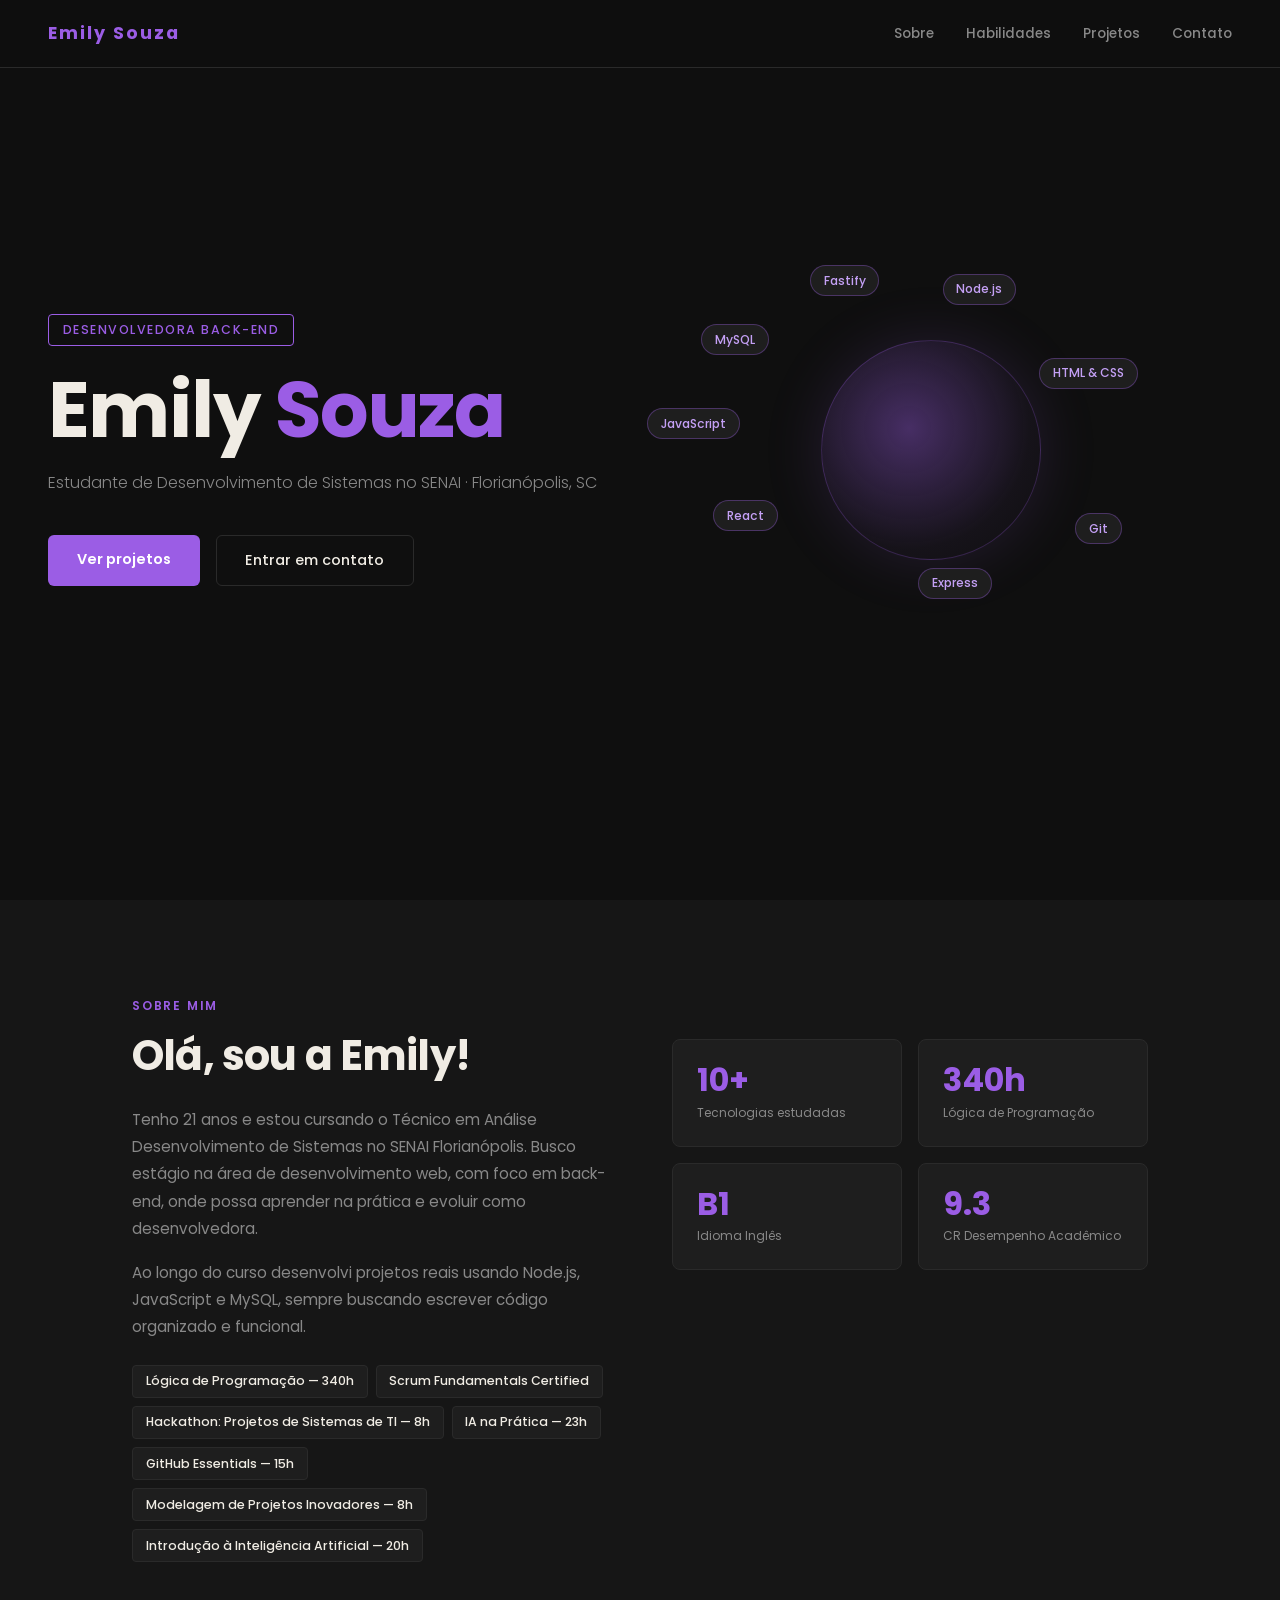
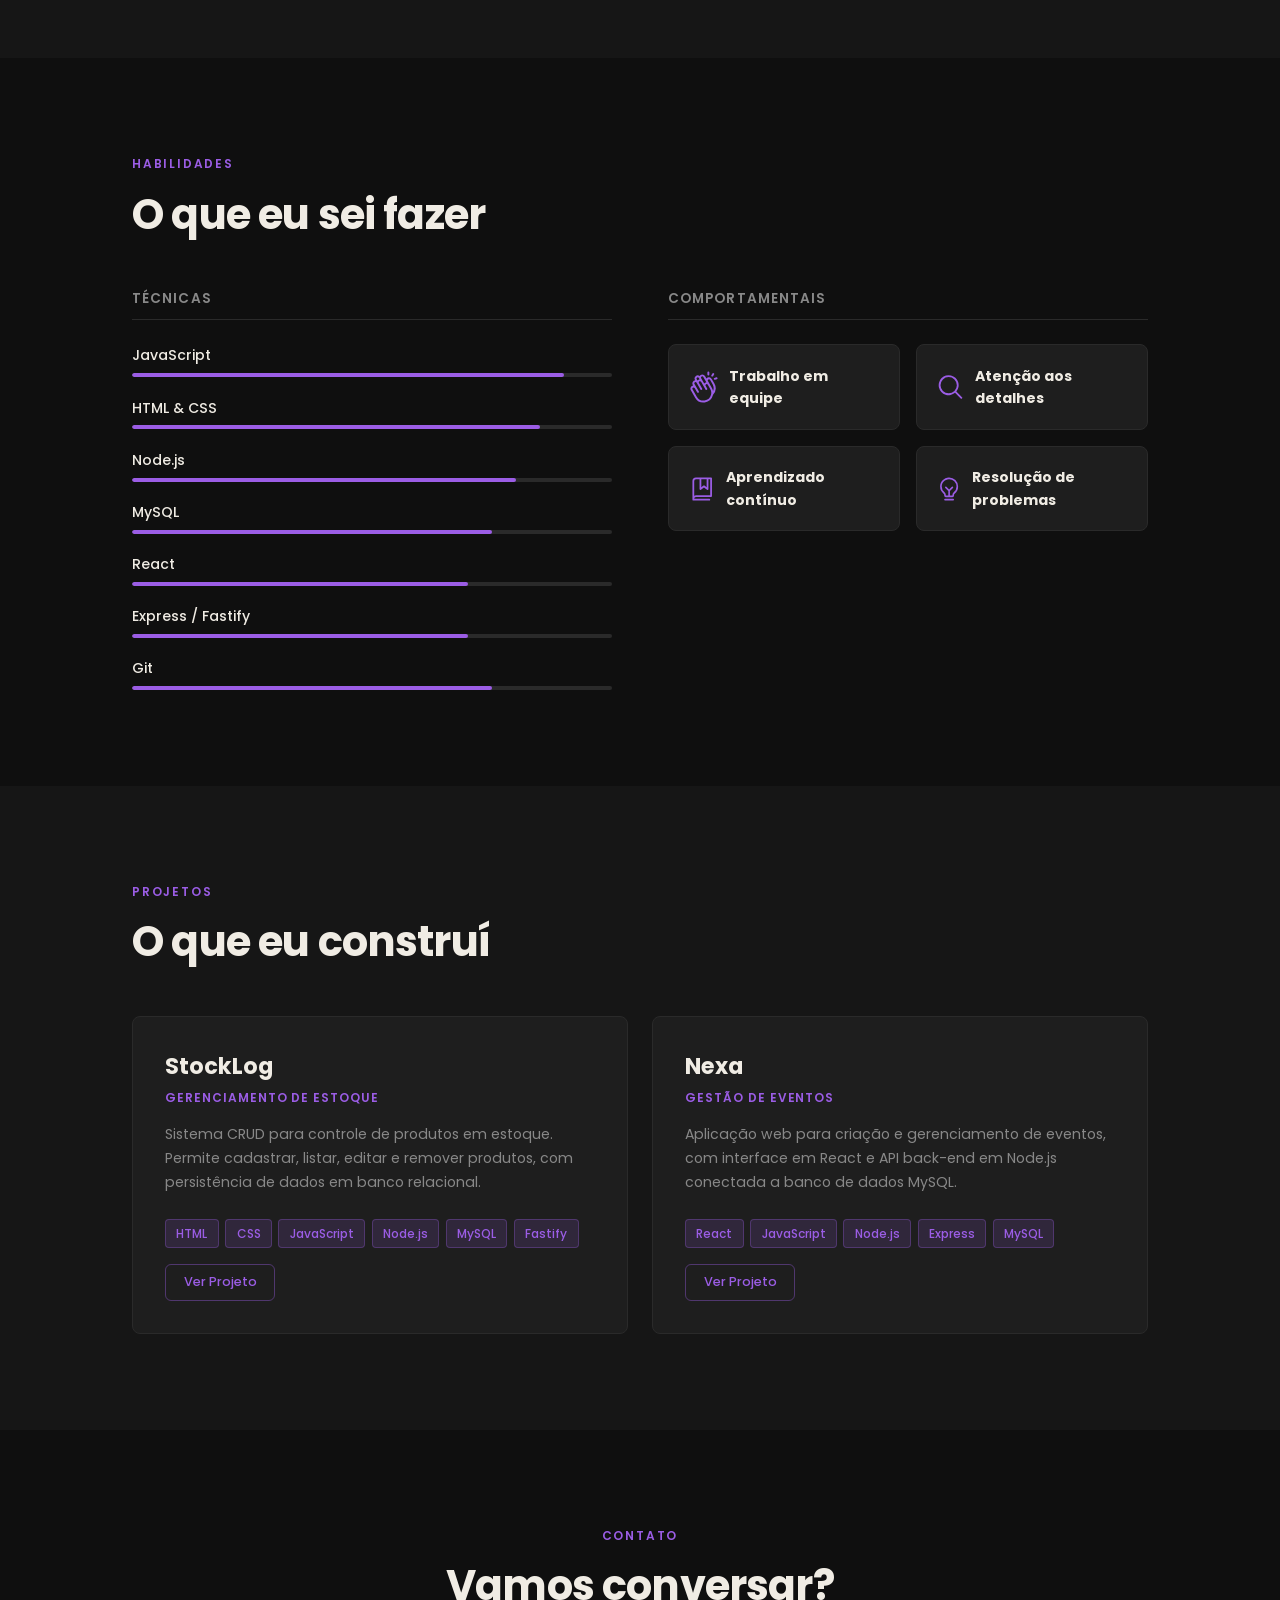
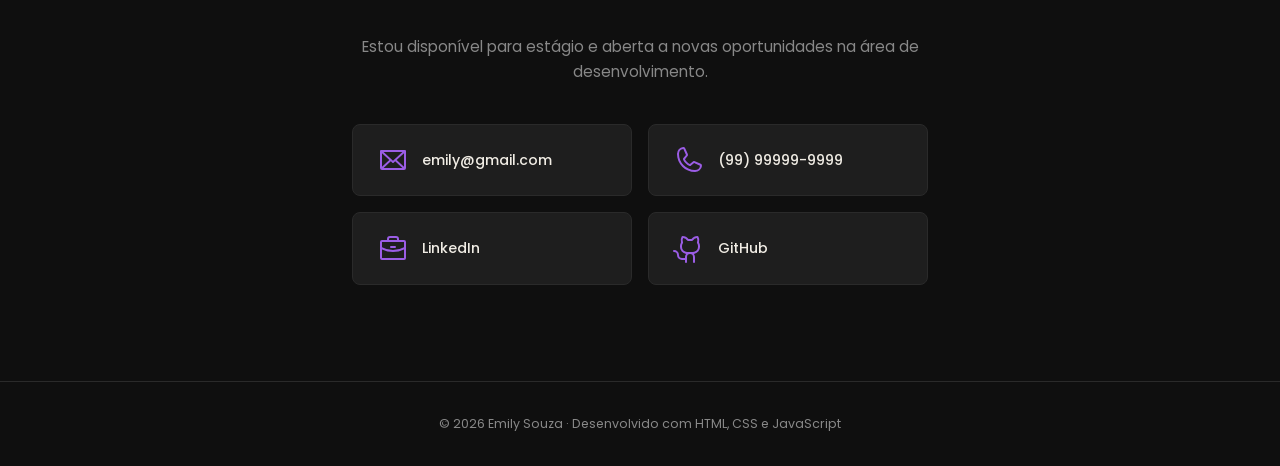
<file: projeto_final/index.html>
<!doctype html>
<html lang="pt-BR">
	<head>
		<meta charset="UTF-8" />
		<meta name="viewport" content="width=device-width, initial-scale=1.0" />
		<title>Portfólio Emily Souza</title>
		<link rel="stylesheet" href="style.css" />
		<link
			href="https://fonts.googleapis.com/css2?family=Poppins:wght@300;400;500;600;700&display=swap"
			rel="stylesheet"
		/>
	</head>
	<body>
		<nav class="nav">
			<a href="#inicio" class="nav-logo">Emily Souza</a>
			<ul class="nav-links">
				<li><a href="#sobre">Sobre</a></li>
				<li><a href="#habilidades">Habilidades</a></li>
				<li><a href="#projetos">Projetos</a></li>
				<li><a href="#contato">Contato</a></li>
			</ul>
		</nav>

		<section class="hero" id="inicio">
			<div class="hero-content">
				<p class="hero-tag">Desenvolvedora Back-End</p>
				<h1>Emily <span>Souza</span></h1>
				<p class="hero-sub">
					Estudante de Desenvolvimento de Sistemas no SENAI · Florianópolis, SC
				</p>
				<div class="hero-btns">
					<a href="#projetos" class="btn-primary">Ver projetos</a>
					<a href="#contato" class="btn-outline">Entrar em contato</a>
				</div>
			</div>

			<div class="hero-visual">
				<div class="orb"></div>
				<span class="tag tag-1">Node.js</span>
				<span class="tag tag-2">MySQL</span>
				<span class="tag tag-3">JavaScript</span>
				<span class="tag tag-4">React</span>
				<span class="tag tag-5">Express</span>
				<span class="tag tag-6">Git</span>
				<span class="tag tag-7">HTML &amp; CSS</span>
				<span class="tag tag-8">Fastify</span>
			</div>
		</section>

		<section class="sobre" id="sobre">
			<div class="container">
				<p class="section-label">Sobre mim</p>
				<div class="sobre-grid">
					<div class="sobre-text">
						<h2>Olá, sou a Emily!</h2>
						<p>
							Tenho 21 anos e estou cursando o Técnico em Análise
							Desenvolvimento de Sistemas no SENAI Florianópolis. Busco estágio
							na área de desenvolvimento web, com foco em back-end, onde possa
							aprender na prática e evoluir como desenvolvedora.
						</p>
						<p>
							Ao longo do curso desenvolvi projetos reais usando Node.js,
							JavaScript e MySQL, sempre buscando escrever código organizado e
							funcional.
						</p>
						<div class="sobre-pills">
							<span>Lógica de Programação — 340h</span>
							<span>Scrum Fundamentals Certified</span>
							<span>Hackathon: Projetos de Sistemas de TI — 8h</span>
							<span>IA na Prática — 23h</span>
							<span>GitHub Essentials — 15h</span>
							<span>Modelagem de Projetos Inovadores — 8h</span>
							<span>Introdução à Inteligência Artificial — 20h</span>
						</div>
					</div>
					<div class="sobre-stats">
						<div class="stat-card">
							<span class="stat-num">10+</span>
							<span class="stat-label">Tecnologias estudadas</span>
						</div>
						<div class="stat-card">
							<span class="stat-num">340h</span>
							<span class="stat-label">Lógica de Programação</span>
						</div>
						<div class="stat-card">
							<span class="stat-num">B1</span>
							<span class="stat-label">Idioma Inglês</span>
						</div>
						<div class="stat-card">
							<span class="stat-num">9.3</span>
							<span class="stat-label">CR Desempenho Acadêmico</span>
						</div>
					</div>
				</div>
			</div>
		</section>

		<section class="habilidades" id="habilidades">
			<div class="container">
				<p class="section-label">Habilidades</p>
				<h2>O que eu sei fazer</h2>
				<div class="skills-grid">
					<div class="skills-col">
						<h3>Técnicas</h3>
						<div class="skill-list">
							<div class="skill-item">
								<span>JavaScript</span>
								<div class="skill-bar">
									<div class="skill-fill" style="--w: 90%"></div>
								</div>
							</div>
							<div class="skill-item">
								<span>HTML & CSS</span>
								<div class="skill-bar">
									<div class="skill-fill" style="--w: 85%"></div>
								</div>
							</div>
							<div class="skill-item">
								<span>Node.js</span>
								<div class="skill-bar">
									<div class="skill-fill" style="--w: 80%"></div>
								</div>
							</div>
							<div class="skill-item">
								<span>MySQL</span>
								<div class="skill-bar">
									<div class="skill-fill" style="--w: 75%"></div>
								</div>
							</div>
							<div class="skill-item">
								<span>React</span>
								<div class="skill-bar">
									<div class="skill-fill" style="--w: 70%"></div>
								</div>
							</div>
							<div class="skill-item">
								<span>Express / Fastify</span>
								<div class="skill-bar">
									<div class="skill-fill" style="--w: 70%"></div>
								</div>
							</div>
							<div class="skill-item">
								<span>Git</span>
								<div class="skill-bar">
									<div class="skill-fill" style="--w: 75%"></div>
								</div>
							</div>
						</div>
					</div>
					<div class="skills-col">
						<h3>Comportamentais</h3>
						<div class="soft-grid">
							<div class="soft-card">
								<svg
									xmlns="http://www.w3.org/2000/svg"
									width="32"
									height="32"
									fill="#9b5de5"
									viewBox="0 0 256 256"
								>
									<path
										d="M160.22,24V8a8,8,0,0,1,16,0V24a8,8,0,0,1-16,0ZM196.1,41a7.91,7.91,0,0,0,4.17,1.17,8,8,0,0,0,6.84-3.83l8-13.11a8,8,0,0,0-13.68-8.33l-8,13.1A8,8,0,0,0,196.1,41Zm47.51,12.59a8,8,0,0,0-10.08-5.16l-15.06,4.85a8,8,0,0,0,2.46,15.62,8.15,8.15,0,0,0,2.46-.39l15.05-4.85A8,8,0,0,0,243.61,53.55ZM217,97.58a80.22,80.22,0,0,1-10.22,94c-.34,1.73-.72,3.46-1.19,5.18A80.17,80.17,0,0,1,58.77,216L23.5,155a26,26,0,0,1,19.24-38.79l-3-5.2a26,26,0,0,1,19.2-38.78L58.24,71A26,26,0,0,1,95.47,36.53,26.06,26.06,0,0,1,140.3,37l12.26,21.2A26.07,26.07,0,0,1,195.81,61ZM109.07,55l0,0h0l25,43.17a26,26,0,0,1,17.33-10L126.42,45a10,10,0,1,0-17.35,10ZM72.12,63l6.46,11.17a26.05,26.05,0,0,1,17.32-10L89.45,53A10,10,0,1,0,72.12,63Zm111.54,81-20.22-35a10,10,0,0,0-17.74,9.25L158.3,140a8,8,0,0,1-13.87,8l-36.5-63A10,10,0,1,0,90.58,95l26.05,45a8,8,0,0,1-13.87,8L71,93h0l0,0a10,10,0,0,0-17.33,10l35.22,61A8,8,0,0,1,75,172L54.72,137a10,10,0,0,0-17.34,10l35.27,61a64.12,64.12,0,0,0,117.42-15.44A63.52,63.52,0,0,0,183.66,144Zm19.41-38.42L181.93,69A10,10,0,0,0,164.55,79l33,57.05A80.2,80.2,0,0,1,207,161.51,64.23,64.23,0,0,0,203.07,105.58Z"
									></path>
								</svg>
								<strong>Trabalho em equipe</strong>
							</div>
							<div class="soft-card">
								<svg
									xmlns="http://www.w3.org/2000/svg"
									width="32"
									height="32"
									fill="#9b5de5"
									viewBox="0 0 256 256"
								>
									<path
										d="M229.66,218.34l-50.07-50.06a88.11,88.11,0,1,0-11.31,11.31l50.06,50.07a8,8,0,0,0,11.32-11.32ZM40,112a72,72,0,1,1,72,72A72.08,72.08,0,0,1,40,112Z"
									></path>
								</svg>
								<strong>Atenção aos detalhes</strong>
							</div>
							<div class="soft-card">
								<svg
									xmlns="http://www.w3.org/2000/svg"
									width="32"
									height="32"
									fill="#9b5de5"
									viewBox="0 0 256 256"
								>
									<path
										d="M208,24H72A32,32,0,0,0,40,56V224a8,8,0,0,0,8,8H192a8,8,0,0,0,0-16H56a16,16,0,0,1,16-16H208a8,8,0,0,0,8-8V32A8,8,0,0,0,208,24ZM120,40h48v72L148.79,97.6a8,8,0,0,0-9.6,0L120,112Zm80,144H72a31.82,31.82,0,0,0-16,4.29V56A16,16,0,0,1,72,40h32v88a8,8,0,0,0,12.8,6.4L144,114l27.21,20.4A8,8,0,0,0,176,136a8,8,0,0,0,8-8V40h16Z"
									></path>
								</svg>
								<strong>Aprendizado contínuo</strong>
							</div>
							<div class="soft-card">
								<svg
									xmlns="http://www.w3.org/2000/svg"
									width="32"
									height="32"
									fill="#9b5de5"
									viewBox="0 0 256 256"
								>
									<path
										d="M176,232a8,8,0,0,1-8,8H88a8,8,0,0,1,0-16h80A8,8,0,0,1,176,232Zm40-128a87.55,87.55,0,0,1-33.64,69.21A16.24,16.24,0,0,0,176,186v6a16,16,0,0,1-16,16H96a16,16,0,0,1-16-16v-6a16,16,0,0,0-6.23-12.66A87.59,87.59,0,0,1,40,104.5C39.74,56.83,78.26,17.15,125.88,16A88,88,0,0,1,216,104Zm-16,0a72,72,0,0,0-73.74-72c-39,.92-70.47,33.39-70.26,72.39a71.64,71.64,0,0,0,27.64,56.3h0A32,32,0,0,1,96,186v6h24V147.31L90.34,117.66a8,8,0,0,1,11.32-11.32L128,132.69l26.34-26.35a8,8,0,0,1,11.32,11.32L136,147.31V192h24v-6a32.12,32.12,0,0,1,12.47-25.35A71.65,71.65,0,0,0,200,104Z"
									></path>
								</svg>
								<strong>Resolução de problemas</strong>
							</div>
						</div>
					</div>
				</div>
			</div>
		</section>

		<section class="projetos" id="projetos">
			<div class="container">
				<p class="section-label">Projetos</p>
				<h2>O que eu construí</h2>
				<div class="projetos-grid">
					<div class="projeto-card">
						<h3>StockLog</h3>
						<p class="projeto-tipo">Gerenciamento de Estoque</p>
						<p class="projeto-desc">
							Sistema CRUD para controle de produtos em estoque. Permite
							cadastrar, listar, editar e remover produtos, com persistência de
							dados em banco relacional.
						</p>
						<div class="projeto-techs">
							<span>HTML</span><span>CSS</span><span>JavaScript</span
							><span>Node.js</span><span>MySQL</span><span>Fastify</span>
						</div>
						<div>
							<a href="https://github.com/EmilySouza22/StockLog" target="_blank"
								>Ver Projeto</a
							>
						</div>
					</div>

					<div class="projeto-card" href="">
						<h3>Nexa</h3>
						<p class="projeto-tipo">Gestão de Eventos</p>
						<p class="projeto-desc">
							Aplicação web para criação e gerenciamento de eventos, com
							interface em React e API back-end em Node.js conectada a banco de
							dados MySQL.
						</p>
						<div class="projeto-techs">
							<span>React</span><span>JavaScript</span><span>Node.js</span
							><span>Express</span><span>MySQL</span>
						</div>
						<div>
							<a href="https://github.com/EmilySouza22/Nexa" target="_blank"
								>Ver Projeto</a
							>
						</div>
					</div>
				</div>
			</div>
		</section>

		<section class="contato" id="contato">
			<div class="container">
				<p class="section-label">Contato</p>
				<h2>Vamos conversar?</h2>
				<p class="contato-sub">
					Estou disponível para estágio e aberta a novas oportunidades na área
					de desenvolvimento.
				</p>
				<div class="contato-links">
					<a href="mailto:emily@gmail.com" class="contato-card"
						><svg
							xmlns="http://www.w3.org/2000/svg"
							width="32"
							height="32"
							fill="#9b5de5"
							viewBox="0 0 256 256"
						>
							<path
								d="M224,48H32a8,8,0,0,0-8,8V192a16,16,0,0,0,16,16H216a16,16,0,0,0,16-16V56A8,8,0,0,0,224,48Zm-96,85.15L52.57,64H203.43ZM98.71,128,40,181.81V74.19Zm11.84,10.85,12,11.05a8,8,0,0,0,10.82,0l12-11.05,58,53.15H52.57ZM157.29,128,216,74.18V181.82Z"
							></path>
						</svg>
						emily@gmail.com</a
					>
					<a href="tel:+5599999999" class="contato-card"
						><svg
							xmlns="http://www.w3.org/2000/svg"
							width="32"
							height="32"
							fill="#9b5de5"
							viewBox="0 0 256 256"
						>
							<path
								d="M222.37,158.46l-47.11-21.11-.13-.06a16,16,0,0,0-15.17,1.4,8.12,8.12,0,0,0-.75.56L134.87,160c-15.42-7.49-31.34-23.29-38.83-38.51l20.78-24.71c.2-.25.39-.5.57-.77a16,16,0,0,0,1.32-15.06l0-.12L97.54,33.64a16,16,0,0,0-16.62-9.52A56.26,56.26,0,0,0,32,80c0,79.4,64.6,144,144,144a56.26,56.26,0,0,0,55.88-48.92A16,16,0,0,0,222.37,158.46ZM176,208A128.14,128.14,0,0,1,48,80,40.2,40.2,0,0,1,82.87,40a.61.61,0,0,0,0,.12l21,47L83.2,111.86a6.13,6.13,0,0,0-.57.77,16,16,0,0,0-1,15.7c9.06,18.53,27.73,37.06,46.46,46.11a16,16,0,0,0,15.75-1.14,8.44,8.44,0,0,0,.74-.56L168.89,152l47,21.05h0s.08,0,.11,0A40.21,40.21,0,0,1,176,208Z"
							></path>
						</svg>
						(99) 99999-9999</a
					>
					<a
						href="https://www.linkedin.com/in/emilydesouza22/"
						target="_blank"
						class="contato-card"
						><svg
							xmlns="http://www.w3.org/2000/svg"
							width="32"
							height="32"
							fill="#9b5de5"
							viewBox="0 0 256 256"
						>
							<path
								d="M216,56H176V48a24,24,0,0,0-24-24H104A24,24,0,0,0,80,48v8H40A16,16,0,0,0,24,72V200a16,16,0,0,0,16,16H216a16,16,0,0,0,16-16V72A16,16,0,0,0,216,56ZM96,48a8,8,0,0,1,8-8h48a8,8,0,0,1,8,8v8H96ZM216,72v41.61A184,184,0,0,1,128,136a184.07,184.07,0,0,1-88-22.38V72Zm0,128H40V131.64A200.19,200.19,0,0,0,128,152a200.25,200.25,0,0,0,88-20.37V200ZM104,112a8,8,0,0,1,8-8h32a8,8,0,0,1,0,16H112A8,8,0,0,1,104,112Z"
							></path>
						</svg>
						LinkedIn</a
					>
					<a
						href="https://github.com/EmilySouza22"
						target="_blank"
						class="contato-card"
						><svg
							xmlns="http://www.w3.org/2000/svg"
							width="32"
							height="32"
							fill="#9b5de5"
							viewBox="0 0 256 256"
						>
							<path
								d="M208.31,75.68A59.78,59.78,0,0,0,202.93,28,8,8,0,0,0,196,24a59.75,59.75,0,0,0-48,24H124A59.75,59.75,0,0,0,76,24a8,8,0,0,0-6.93,4,59.78,59.78,0,0,0-5.38,47.68A58.14,58.14,0,0,0,56,104v8a56.06,56.06,0,0,0,48.44,55.47A39.8,39.8,0,0,0,96,192v8H72a24,24,0,0,1-24-24A40,40,0,0,0,8,136a8,8,0,0,0,0,16,24,24,0,0,1,24,24,40,40,0,0,0,40,40H96v16a8,8,0,0,0,16,0V192a24,24,0,0,1,48,0v40a8,8,0,0,0,16,0V192a39.8,39.8,0,0,0-8.44-24.53A56.06,56.06,0,0,0,216,112v-8A58.14,58.14,0,0,0,208.31,75.68ZM200,112a40,40,0,0,1-40,40H112a40,40,0,0,1-40-40v-8a41.74,41.74,0,0,1,6.9-22.48A8,8,0,0,0,80,73.83a43.81,43.81,0,0,1,.79-33.58,43.88,43.88,0,0,1,32.32,20.06A8,8,0,0,0,119.82,64h32.35a8,8,0,0,0,6.74-3.69,43.87,43.87,0,0,1,32.32-20.06A43.81,43.81,0,0,1,192,73.83a8.09,8.09,0,0,0,1,7.65A41.72,41.72,0,0,1,200,104Z"
							></path>
						</svg>
						GitHub</a
					>
				</div>
			</div>
		</section>

		<footer class="footer">
			<p>© 2026 Emily Souza · Desenvolvido com HTML, CSS e JavaScript</p>
		</footer>

		<script src="script.js"></script>
	</body>
</html>
</file>
<file: projeto_final/style.css>
*, *::before, *::after {
  box-sizing: border-box;
  margin: 0;
  padding: 0;
}

:root {
  --bg: #0f0f0f;
  --bg2: #161616;
  --bg3: #1e1e1e;
  --accent: #9b5de5;
  --accent-light: rgba(155, 93, 229, 0.15);
  --text: #f0ece4;
  --muted: #888;
  --border: #2a2a2a;
}

html {
  scroll-behavior: smooth;
}

body {
  background: var(--bg);
  color: var(--text);
  font-family: 'Poppins', sans-serif;
  font-size: 16px;
  line-height: 1.6;
  overflow-x: hidden;
}

.container {
  max-width: 1080px;
  margin: 0 auto;
  padding: 0 2rem;
}

/* nav */

.nav {
  position: fixed;
  top: 0; left: 0; right: 0;
  z-index: 100;
  display: flex;
  align-items: center;
  justify-content: space-between;
  padding: 1.2rem 3rem;
  background: rgba(15, 15, 15, 0.9);
  backdrop-filter: blur(10px);
  border-bottom: 1px solid var(--border);
}

.nav-logo {
  font-weight: 700;
  font-size: 1.1rem;
  color: var(--accent);
  letter-spacing: 2px;
  text-decoration: none;
}

.nav-links {
  list-style: none;
  display: flex;
  gap: 2rem;
}

.nav-links a {
  text-decoration: none;
  color: var(--muted);
  font-size: 0.85rem;
  font-weight: 500;
  transition: color 0.2s;
}

.nav-links a:hover {
  color: var(--accent);
}

/* hero */

.hero {
  min-height: 100vh;
  display: flex;
  align-items: center;
  padding: 0 3rem;
  gap: 2rem;
}

.hero-content {
  flex: 0 0 auto;
  max-width: 560px;
}

.hero-tag {
  display: inline-block;
  font-size: 0.78rem;
  font-weight: 500;
  letter-spacing: 0.12em;
  text-transform: uppercase;
  color: var(--accent);
  border: 1px solid var(--accent);
  padding: 0.3rem 0.85rem;
  border-radius: 4px;
  margin-bottom: 1.5rem;
}

.hero-content h1 {
  font-size: clamp(3rem, 6vw, 5.5rem);
  font-weight: 700;
  line-height: 1.05;
  letter-spacing: -0.02em;
}

.hero-content h1 span {
  color: var(--accent);
}

.hero-sub {
  color: var(--muted);
  font-size: 1rem;
  margin-top: 1.2rem;
  font-weight: 300;
}

.hero-btns {
  display: flex;
  gap: 1rem;
  margin-top: 2.5rem;
}

.btn-primary {
  background: var(--accent);
  color: #fff;
  padding: 0.8rem 1.8rem;
  text-decoration: none;
  font-weight: 600;
  font-size: 0.9rem;
  border-radius: 6px;
  transition: opacity 0.2s;
}

.btn-primary:hover {
  opacity: 0.85;
}

.btn-outline {
  border: 1px solid var(--border);
  color: var(--text);
  padding: 0.8rem 1.8rem;
  text-decoration: none;
  font-size: 0.9rem;
  font-weight: 500;
  border-radius: 6px;
  transition: border-color 0.2s, color 0.2s;
}

.btn-outline:hover {
  border-color: var(--accent);
  color: var(--accent);
}

/* hero visual - lado direito */

.hero-visual {
  flex: 1;
  position: relative;
  height: 420px;
  display: flex;
  align-items: center;
  justify-content: center;
}

.orb {
  width: 220px;
  height: 220px;
  border-radius: 50%;
  background: radial-gradient(circle at 40% 40%, rgba(155, 93, 229, 0.4), rgba(155, 93, 229, 0.05) 65%, transparent);
  border: 1px solid rgba(155, 93, 229, 0.25);
  box-shadow: 0 0 60px rgba(155, 93, 229, 0.15);
  animation: pulse 4s ease-in-out infinite;
  flex-shrink: 0;
}

@keyframes pulse {
  0%, 100% { transform: scale(1); }
  50% { transform: scale(1.05); }
}

.tag {
  position: absolute;
  background: #1e1e1e;
  border: 1px solid rgba(155, 93, 229, 0.35);
  color: #c4a0f5;
  padding: 0.3rem 0.8rem;
  border-radius: 20px;
  font-size: 0.76rem;
  font-weight: 500;
  white-space: nowrap;
  animation: floatTag ease-in-out infinite;
}

@keyframes floatTag {
  0%, 100% { transform: translateY(0); }
  50%       { transform: translateY(-10px); }
}

.tag-1 { top: 8%;  left: 52%; animation-duration: 5.8s; animation-delay: 0s; }
.tag-2 { top: 20%; left: 12%; animation-duration: 6.5s; animation-delay: -1.2s; }
.tag-3 { top: 40%; left: 3%;  animation-duration: 5.2s; animation-delay: -2.1s; }
.tag-4 { top: 62%; left: 14%; animation-duration: 6.8s; animation-delay: -0.7s; }
.tag-5 { top: 78%; left: 48%; animation-duration: 6s;   animation-delay: -3s; }
.tag-6 { top: 65%; left: 74%; animation-duration: 5.5s; animation-delay: -1.8s; }
.tag-7 { top: 28%; left: 68%; animation-duration: 7s;   animation-delay: -2.6s; }
.tag-8 { top: 6%;  left: 30%; animation-duration: 6.2s; animation-delay: -0.4s; }

/* sections */

section {
  padding: 6rem 0;
}

.section-label {
  font-size: 0.75rem;
  font-weight: 600;
  letter-spacing: 0.15em;
  text-transform: uppercase;
  color: var(--accent);
  margin-bottom: 0.5rem;
}

section h2 {
  font-size: clamp(1.8rem, 3.5vw, 2.6rem);
  font-weight: 700;
  letter-spacing: -0.02em;
  margin-bottom: 2.5rem;
}

/* sobre */

.sobre {
  background: var(--bg2);
}

.sobre-grid {
  display: grid;
  grid-template-columns: 1fr 1fr;
  gap: 4rem;
  align-items: start;
}

.sobre-text h2 {
  margin-bottom: 1rem;
}

.sobre-text p {
  color: var(--muted);
  font-size: 0.95rem;
  line-height: 1.8;
  margin-bottom: 1rem;
}

.sobre-pills {
  display: flex;
  flex-wrap: wrap;
  gap: 0.5rem;
  margin-top: 1.5rem;
}

.sobre-pills span {
  background: var(--bg3);
  border: 1px solid var(--border);
  color: var(--text);
  padding: 0.35rem 0.8rem;
  border-radius: 4px;
  font-size: 0.78rem;
  font-weight: 500;
}

.sobre-stats {
  display: grid;
  grid-template-columns: 1fr 1fr;
  gap: 1rem;
  margin-top: 1rem;
}

.stat-card {
  background: var(--bg3);
  border: 1px solid var(--border);
  border-radius: 8px;
  padding: 1.5rem;
  display: flex;
  flex-direction: column;
  transition: border-color 0.2s;
}

.stat-card:hover {
  border-color: var(--accent);
}

.stat-num {
  font-size: 2rem;
  font-weight: 700;
  color: var(--accent);
  line-height: 1;
}

.stat-label {
  font-size: 0.75rem;
  color: var(--muted);
  margin-top: 0.4rem;
}

/* habilidades */

.habilidades {
  background: var(--bg);
}

.skills-grid {
  display: grid;
  grid-template-columns: 1fr 1fr;
  gap: 3.5rem;
}

.skills-col h3 {
  font-size: 0.85rem;
  font-weight: 600;
  letter-spacing: 0.08em;
  text-transform: uppercase;
  color: var(--muted);
  margin-bottom: 1.5rem;
  padding-bottom: 0.6rem;
  border-bottom: 1px solid var(--border);
}

.skill-list {
  display: flex;
  flex-direction: column;
  gap: 1.2rem;
}

.skill-item {
  display: flex;
  flex-direction: column;
  gap: 0.4rem;
}

.skill-item span {
  font-size: 0.88rem;
  font-weight: 500;
}

.skill-bar {
  height: 4px;
  background: var(--border);
  border-radius: 2px;
  overflow: hidden;
}

.skill-fill {
  height: 100%;
  width: 0;
  background: var(--accent);
  border-radius: 2px;
  transition: width 1s ease;
}

.skill-fill.animated {
  width: var(--w);
}

.soft-grid {
  display: grid;
  grid-template-columns: 1fr 1fr;
  gap: 1rem;
}

.soft-card {
  background: var(--bg3);
  border: 1px solid var(--border);
  border-radius: 8px;
  padding: 1.2rem;
  font-size: 0.88rem;
  display: flex;
  align-items: center;
  gap: 0.6rem;
  transition: border-color 0.2s;
}

.soft-card:hover {
  border-color: var(--accent);
}

/* projetos */

.projetos {
  background: var(--bg2);
}

.projetos-grid {
  display: grid;
  grid-template-columns: 1fr 1fr;
  gap: 1.5rem;
}

.projeto-card {
  background: var(--bg3);
  border: 1px solid var(--border);
  border-radius: 8px;
  padding: 2rem;
  transition: border-color 0.2s, transform 0.2s;
}

.projeto-card a {
  display: inline-block;
  margin-top: 1rem;
  padding: 0.45rem 1.1rem;
  border: 1px solid rgba(155, 93, 229, 0.4);
  border-radius: 6px;
  color: var(--accent);
  font-size: 0.8rem;
  font-weight: 500;
  text-decoration: none;
  transition: background 0.2s, color 0.2s;
}

.projeto-card a:hover {
  background: var(--accent);
  color: #fff;
}

.projeto-card:hover {
  border-color: var(--accent);
  transform: translateY(-3px);
}

.projeto-card h3 {
  font-size: 1.4rem;
  font-weight: 700;
  margin-bottom: 0.2rem;
}

.projeto-tipo {
  font-size: 0.75rem;
  font-weight: 600;
  letter-spacing: 0.08em;
  text-transform: uppercase;
  color: var(--accent);
  margin-bottom: 1rem;
}

.projeto-desc {
  color: var(--muted);
  font-size: 0.88rem;
  line-height: 1.7;
  margin-bottom: 1.5rem;
}

.projeto-techs {
  display: flex;
  flex-wrap: wrap;
  gap: 0.4rem;
}

.projeto-techs span {
  background: var(--accent-light);
  border: 1px solid rgba(155, 93, 229, 0.3);
  color: var(--accent);
  padding: 0.25rem 0.65rem;
  border-radius: 4px;
  font-size: 0.75rem;
  font-weight: 500;
}

/* contato */

.contato {
  background: var(--bg);
  text-align: center;
}

.contato .container {
  max-width: 640px;
}

.contato-sub {
  color: var(--muted);
  font-size: 0.95rem;
  margin-top: -1.5rem;
  margin-bottom: 2.5rem;
}

.contato-links {
  display: grid;
  grid-template-columns: 1fr 1fr;
  gap: 1rem;
}

.contato-card {
  display: flex;
  align-items: center;
  gap: 0.8rem;
  background: var(--bg3);
  border: 1px solid var(--border);
  border-radius: 8px;
  padding: 1.2rem 1.5rem;
  text-decoration: none;
  color: var(--text);
  font-size: 0.88rem;
  font-weight: 500;
  transition: border-color 0.2s, color 0.2s;
}

.contato-card:hover {
  border-color: var(--accent);
  color: var(--accent);
}

/* footer */

.footer {
  padding: 2rem;
  text-align: center;
  border-top: 1px solid var(--border);
  color: var(--muted);
  font-size: 0.78rem;
}

/* animações de entrada */

.reveal {
  opacity: 0;
  transform: translateY(24px);
  transition: opacity 0.6s ease, transform 0.6s ease;
}

.reveal.visible {
  opacity: 1;
  transform: translateY(0);
}

/* responsivo */

@media (max-width: 768px) {
  .nav { padding: 1rem 1.5rem; }
  .nav-links { gap: 1.2rem; }
  .hero { padding: 7rem 1.5rem 4rem; flex-direction: column; justify-content: center; }
  .hero-visual { display: none; }
  .hero-btns { flex-direction: column; }
  .sobre-grid,
  .skills-grid,
  .projetos-grid,
  .contato-links { grid-template-columns: 1fr; gap: 2rem; }
  .soft-grid { grid-template-columns: 1fr 1fr; }
  .sobre-stats { grid-template-columns: 1fr 1fr; }
  section { padding: 4rem 0; }
}
</file>
